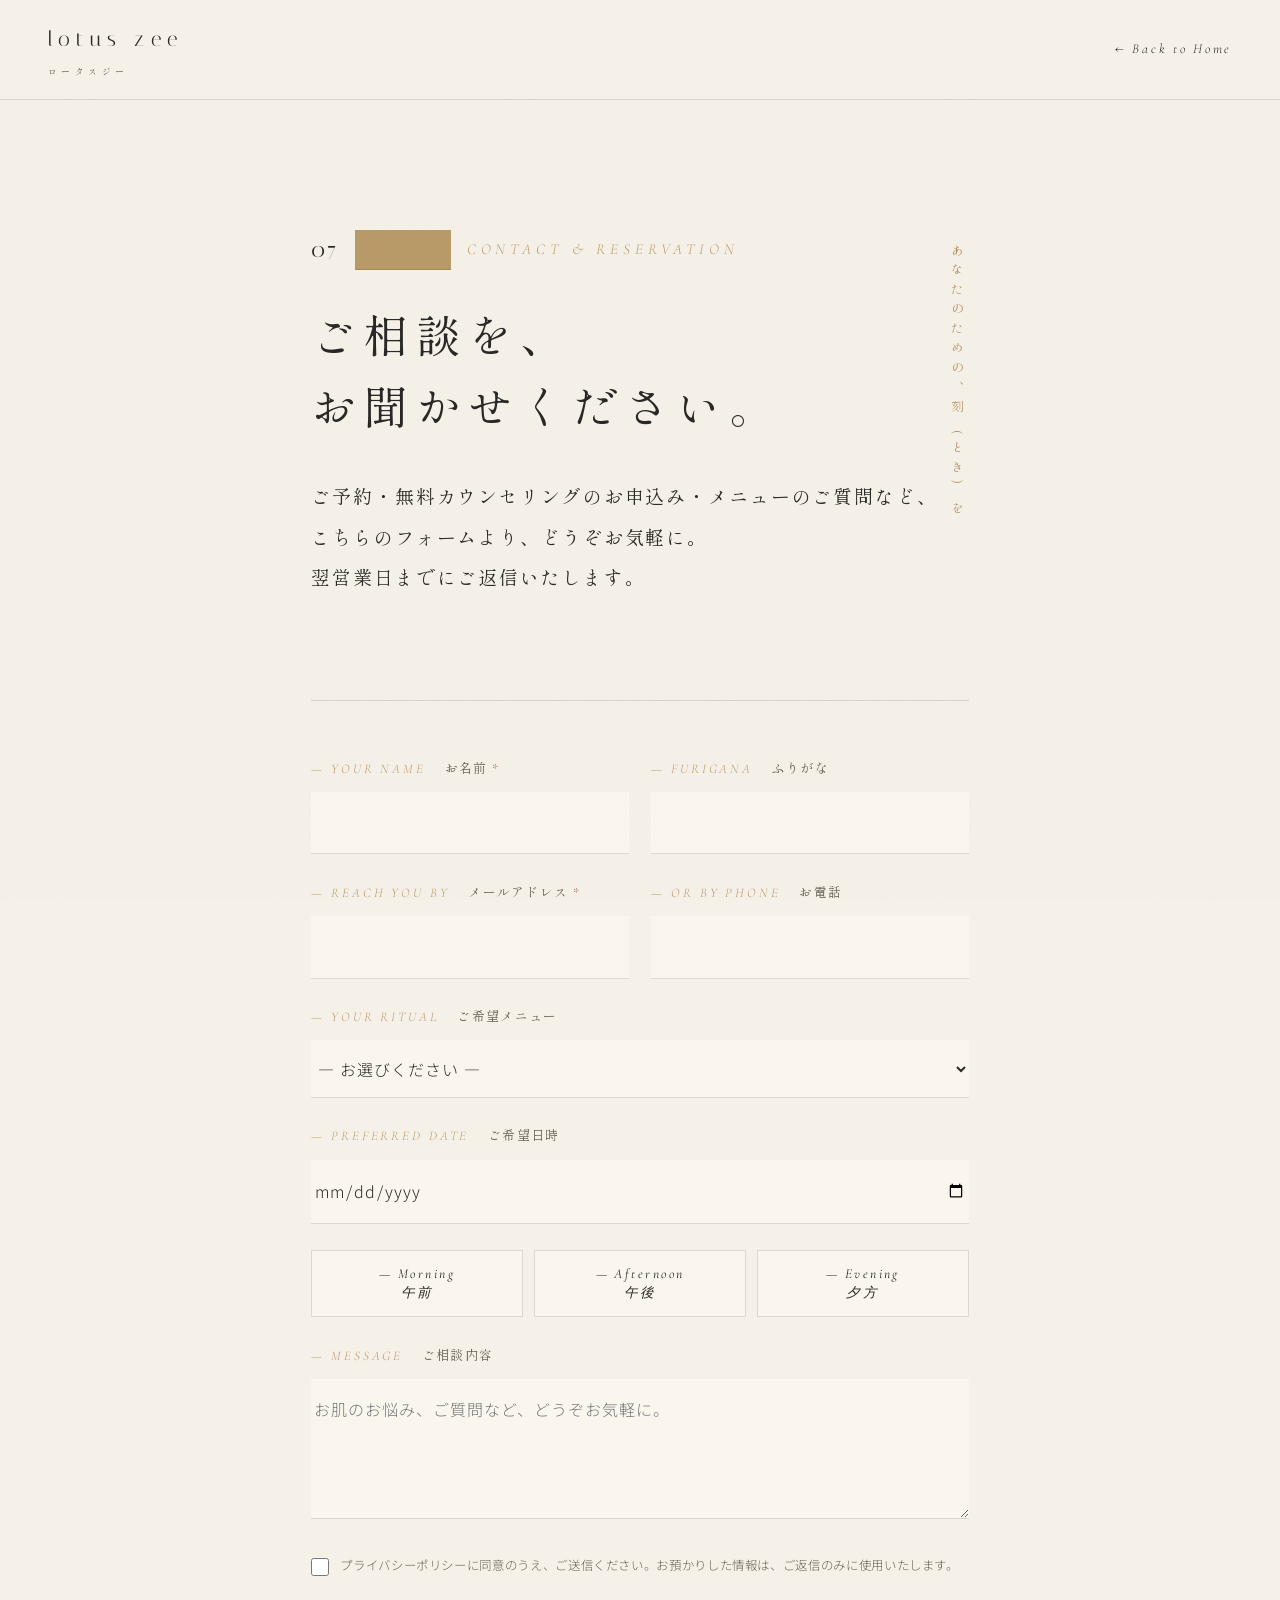
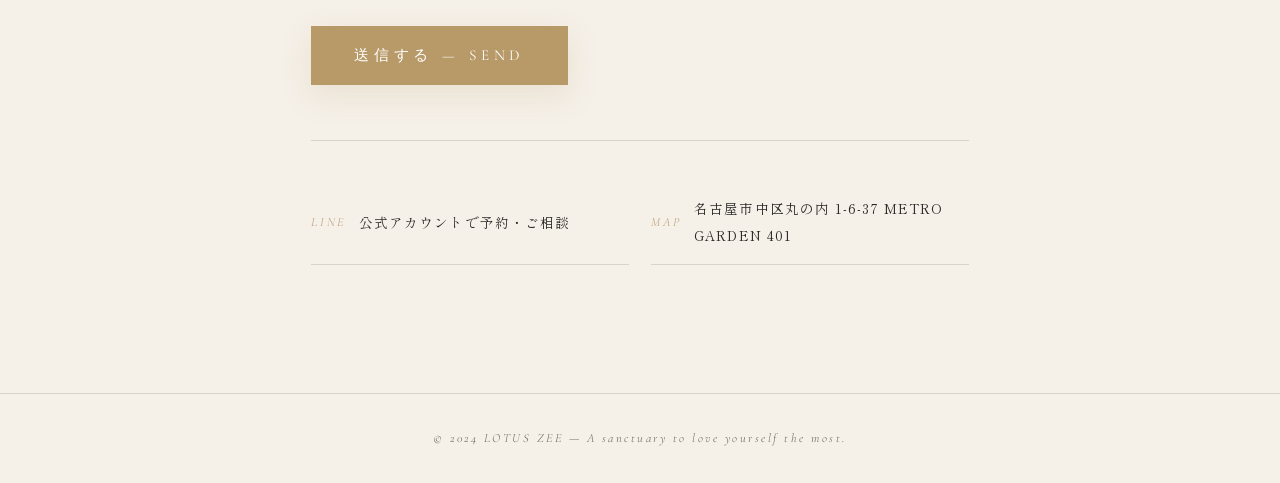
<file: contact.html>
<!DOCTYPE html>
<html lang="ja">
<head>
<meta charset="UTF-8">
<meta name="viewport" content="width=device-width, initial-scale=1.0">
<title>お問い合わせ — lotus zee</title>
<meta name="description" content="lotus zee（ロータスジー）のお問い合わせフォーム。ご予約・無料カウンセリングのご相談を承ります。">
<link rel="preconnect" href="https://fonts.googleapis.com">
<link rel="preconnect" href="https://fonts.gstatic.com" crossorigin>
<link href="https://fonts.googleapis.com/css2?family=Cormorant+Garamond:ital,wght@0,300;0,400;1,300&family=Shippori+Mincho+B1:wght@300;400;500&family=Noto+Sans+JP:wght@300;400&family=Italiana&display=swap" rel="stylesheet">
<style>
:root{
  --c-ivory:#F5F0E8;--c-paper:#FAF6EE;--c-sumi:#2A2826;--c-moss:#5C6B4F;
  --c-gold:#B89968;--c-gold-soft:#D4B98A;--c-line:rgba(42,40,38,.14);--c-mute:#6B6357;--c-text:#2D2B27;
  --f-mincho:'Shippori Mincho B1','Noto Serif JP','Yu Mincho',serif;
  --f-cormorant:'Cormorant Garamond',serif;
  --f-italiana:'Italiana',serif;
  --f-sans:'Noto Sans JP',system-ui,sans-serif;
  --ease-luxe:cubic-bezier(.77,0,.18,1);
  --pad-section:clamp(5rem,11vw,9rem);
  --pad-inline:clamp(1.2rem,4vw,4rem);
  --max-w:1320px;
  --fs-display:clamp(2.4rem,4.6vw,4.2rem);
  --fs-h2:clamp(1.9rem,3.5vw,3.1rem);
  --fs-lede:clamp(1.05rem,1vw + .65rem,1.18rem);
}
*{box-sizing:border-box;margin:0;padding:0}
body{
  background:var(--c-ivory);color:var(--c-text);
  font-family:var(--f-sans);font-weight:300;line-height:1.95;
  letter-spacing:.04em;-webkit-font-smoothing:antialiased;
  min-height:100svh;display:flex;flex-direction:column;
  position:relative;
}
body::before{
  content:"";position:fixed;inset:0;pointer-events:none;z-index:1;
  background-image:url("data:image/svg+xml;utf8,<svg xmlns='http://www.w3.org/2000/svg' width='220' height='220'><filter id='n'><feTurbulence type='fractalNoise' baseFrequency='.85' numOctaves='2' stitchTiles='stitch'/><feColorMatrix values='0 0 0 0 .2 0 0 0 0 .18 0 0 0 0 .15 0 0 0 .35 0'/></filter><rect width='100%' height='100%' filter='url(%23n)'/></svg>");
  mix-blend-mode:multiply;opacity:.035;
}
header,main,.foot{position:relative;z-index:2}
.bar{
  padding:1.2rem clamp(1.2rem,4vw,3rem);
  display:flex;justify-content:space-between;align-items:center;
  border-bottom:1px solid var(--c-line);
  background:rgba(245,240,232,.85);backdrop-filter:blur(10px);
}
.brand{font-family:var(--f-italiana);letter-spacing:.3em;font-size:1.3rem;color:var(--c-sumi);text-decoration:none}
.brand small{display:block;font-size:.55rem;letter-spacing:.5em;color:var(--c-mute);margin-top:.2rem;font-family:var(--f-mincho)}
.back{font-family:var(--f-cormorant);font-style:italic;letter-spacing:.2em;color:var(--c-sumi);text-decoration:none;font-size:.85rem}
.back:hover{color:var(--c-gold)}

main{flex:1;padding:clamp(4rem,10vw,9rem) clamp(1.2rem,4vw,4rem);max-width:760px;margin:0 auto;width:100%}
.eyebrow{
  font-family:var(--f-cormorant);font-style:italic;letter-spacing:.32em;
  color:var(--c-gold);text-transform:uppercase;font-size:.95rem;
  display:inline-flex;align-items:center;gap:1rem;
}
.eyebrow .num{font-family:var(--f-italiana);font-style:normal;color:var(--c-sumi);font-size:1.4rem;letter-spacing:.1em}
.eyebrow .bar{width:54px;height:1px;background:var(--c-gold);display:inline-block}
h1{
  font-family:var(--f-mincho);font-weight:300;
  font-size:var(--fs-h2);letter-spacing:.16em;line-height:1.6;
  color:var(--c-sumi);margin:1.6rem 0 2.2rem;
}
.lede{
  font-family:var(--f-mincho);font-weight:300;
  font-size:var(--fs-lede);letter-spacing:.1em;line-height:2.15;
  margin-bottom:3.4rem;color:var(--c-text);max-width:38em;
}
.intro-wrap{
  position:relative;padding-bottom:3rem;border-bottom:1px solid var(--c-line);margin-bottom:3.4rem;
}
.intro-wrap__tate{
  position:absolute;right:0;top:1rem;
  writing-mode:vertical-rl;
  font-family:var(--f-mincho);font-weight:300;
  font-size:.78rem;letter-spacing:.6em;color:var(--c-gold);
}
@media (max-width:760px){.intro-wrap__tate{display:none}}

form{display:grid;gap:1.6rem}
.field{display:grid;gap:.6rem}
.field label{
  font-family:var(--f-cormorant);font-style:italic;font-size:.82rem;
  letter-spacing:.22em;color:var(--c-gold);text-transform:uppercase;
}
.field label .req{color:#a44;font-style:normal;margin-left:.3rem}
.field .ja{
  display:inline-block;margin-left:.8rem;
  font-family:var(--f-mincho);font-style:normal;font-size:.8rem;letter-spacing:.1em;color:var(--c-mute);
}
input,select,textarea{
  font:inherit;color:var(--c-sumi);
  background:var(--c-paper);
  border:0;border-bottom:1px solid var(--c-line);
  padding:.95rem .2rem;
  letter-spacing:.06em;
  transition:border-color .4s, background .4s;
  width:100%;
}
input:focus,select:focus,textarea:focus{outline:0;border-bottom-color:var(--c-gold)}
.field.is-error input,.field.is-error select,.field.is-error textarea{
  border-bottom-color:#A87878;background:rgba(168,120,120,.06);
}
.field .err{
  display:none;font-size:.72rem;letter-spacing:.06em;color:#A87878;
  font-family:var(--f-mincho);margin-top:.3rem;
}
.field.is-error .err{display:block}
.consent.is-error{color:#A87878}

.chips{display:flex;gap:.7rem;flex-wrap:wrap;margin-top:1rem}
.chip{
  flex:1;min-width:120px;
  padding:.85rem 1rem;
  background:var(--c-paper);border:1px solid var(--c-line);
  font-family:var(--f-cormorant);font-style:italic;font-size:.85rem;letter-spacing:.18em;
  color:var(--c-sumi);cursor:pointer;line-height:1.4;
  transition:border-color .4s,background .4s,color .4s,transform .3s var(--ease-luxe);
}
.chip br + *{font-family:var(--f-mincho);font-style:normal}
.chip:hover{border-color:var(--c-gold-soft);transform:translateY(-1px)}
.chip.is-on{background:var(--c-sumi);color:#fff;border-color:var(--c-sumi)}
textarea{min-height:140px;resize:vertical;line-height:1.9}
.row2{display:grid;grid-template-columns:1fr 1fr;gap:1.4rem}
@media (max-width:600px){.row2{grid-template-columns:1fr}}

.consent{
  display:flex;gap:.7rem;align-items:flex-start;
  font-size:.78rem;color:var(--c-mute);line-height:1.9;
  margin-top:.6rem;
}
.consent input{width:18px;height:18px;flex:0 0 auto;margin-top:.25rem}
.consent a{color:var(--c-gold);text-decoration:none;border-bottom:1px solid currentColor}

.submit{
  margin-top:1.4rem;justify-self:start;
  position:relative;overflow:hidden;isolation:isolate;
  padding:1.15rem 2.6rem;border:1px solid var(--c-gold);background:var(--c-gold);color:#fff;
  font-family:var(--f-cormorant);letter-spacing:.32em;text-transform:uppercase;font-size:.95rem;
  cursor:pointer;
  box-shadow:0 10px 30px rgba(184,153,104,.18);
  transition:transform .4s var(--ease-luxe), box-shadow .55s var(--ease-luxe), border-color .55s;
}
.submit:hover{transform:translateY(-2px);box-shadow:0 14px 42px rgba(184,153,104,.45);border-color:var(--c-gold-soft)}

.alt{
  margin-top:3.4rem;padding-top:2.4rem;border-top:1px solid var(--c-line);
  display:grid;grid-template-columns:1fr 1fr;gap:1.4rem;
  font-family:var(--f-mincho);font-size:.85rem;letter-spacing:.08em;
}
.alt a{display:flex;align-items:center;gap:.8rem;color:var(--c-sumi);text-decoration:none;padding:1rem 0;border-bottom:1px solid var(--c-line)}
.alt a:hover{color:var(--c-gold)}
.alt .k{font-family:var(--f-cormorant);font-style:italic;letter-spacing:.22em;color:var(--c-gold);text-transform:uppercase;font-size:.78rem}
@media (max-width:600px){.alt{grid-template-columns:1fr}}

.foot{padding:2rem;text-align:center;font-family:var(--f-cormorant);font-style:italic;letter-spacing:.2em;color:var(--c-mute);font-size:.78rem;border-top:1px solid var(--c-line)}

/* ============================================
   RESPONSIVE
   ============================================ */
@media (max-width:760px){
  .bar{padding:.85rem 1.1rem}
  .brand{font-size:1.1rem;letter-spacing:.24em}
  .brand small{font-size:.5rem;letter-spacing:.4em}
  .back{font-size:.75rem;letter-spacing:.16em}
  main{padding:3.4rem 1.2rem 2.4rem}
  h1{font-size:clamp(1.5rem,5vw,2rem);letter-spacing:.14em;line-height:1.6}
  .lede{font-size:.9rem;line-height:2.1}
  .eyebrow{font-size:.78rem;letter-spacing:.26em;gap:.7rem}
  .eyebrow .num{font-size:1.1rem}
  .eyebrow .bar{width:30px;background:var(--c-gold)}
  .intro-wrap{padding-bottom:2.2rem;margin-bottom:2.6rem}
  .field label{font-size:.74rem;letter-spacing:.18em}
  .field .ja{font-size:.74rem;margin-left:.6rem}
  input,select,textarea{padding:.85rem .2rem;font-size:.92rem}
  textarea{min-height:120px}
  .chip{min-width:0;padding:.7rem .5rem;font-size:.78rem;letter-spacing:.14em}
  .submit{width:100%;text-align:center;justify-content:center;padding:1rem 1.4rem;font-size:.88rem;letter-spacing:.26em;display:flex}
  .toast__card{padding:2.2rem 1.6rem}
  .toast__title{font-size:1.3rem;letter-spacing:.14em}
  .toast__body{font-size:.85rem}
}
@media (max-width:480px){
  main{padding:2.8rem 1rem 2.2rem}
  h1{font-size:1.4rem;letter-spacing:.12em}
  .field label{font-size:.7rem}
  .chips{gap:.5rem}
  .chip{flex:1 1 0;padding:.65rem .4rem;font-size:.72rem}
}

.toast{
  display:none;position:fixed;inset:0;z-index:60;
  background:rgba(42,40,38,.55);backdrop-filter:blur(8px);
  align-items:center;justify-content:center;padding:1.4rem;
}
.toast.is-on{display:flex;animation:fadeIn .5s var(--ease-luxe) both}
@keyframes fadeIn{from{opacity:0}to{opacity:1}}
.toast__card{
  background:var(--c-paper);max-width:520px;width:100%;
  padding:clamp(2.4rem,5vw,3.6rem);text-align:center;
  border:1px solid var(--c-gold-soft);
  box-shadow:0 30px 80px rgba(42,40,38,.25);
  transform:translateY(20px);animation:rise .7s .1s var(--ease-luxe) both;
}
@keyframes rise{to{transform:none}}
.toast__eye{font-family:var(--f-cormorant);font-style:italic;letter-spacing:.32em;color:var(--c-gold);font-size:.85rem;text-transform:uppercase}
.toast__title{font-family:var(--f-mincho);font-weight:300;font-size:1.6rem;letter-spacing:.18em;line-height:1.7;color:var(--c-sumi);margin:1.4rem 0}
.toast__body{font-family:var(--f-mincho);font-size:.9rem;line-height:2.1;letter-spacing:.1em;color:var(--c-text)}
.toast__close{
  margin-top:2rem;padding:.8rem 1.8rem;
  background:transparent;border:1px solid var(--c-sumi);color:var(--c-sumi);
  font-family:var(--f-cormorant);letter-spacing:.3em;font-size:.85rem;text-transform:uppercase;cursor:pointer;
  transition:background .4s,color .4s;
}
.toast__close:hover{background:var(--c-sumi);color:#fff}

/* Line-break utilities — keep designed breaks on PC, reflow on phones */
.br-pc{display:inline}
.br-sp{display:none}
@media (max-width:760px){
  .br-pc{display:none}
  .br-sp{display:inline}
}
h1,.lede,.toast__body{
  text-wrap:pretty;
  word-break:auto-phrase;
  line-break:strict;
}
h1{text-wrap:balance}
</style>
</head>
<body>
<header class="bar">
  <a href="index.html" class="brand">lotus zee<small>ロータスジー</small></a>
  <a href="index.html" class="back">← Back to Home</a>
</header>

<main>
  <div class="intro-wrap">
    <span class="intro-wrap__tate">あなたのための、刻 (とき) を</span>
    <p class="eyebrow"><span class="num">07</span><span class="bar"></span>Contact &amp; Reservation</p>
    <h1>ご相談を、<br>お聞かせください。</h1>
    <p class="lede">ご予約・無料カウンセリングのお申込み・メニューのご質問など、<br class="br-pc">こちらのフォームより、どうぞお気軽に。<br class="br-pc">翌営業日までにご返信いたします。</p>
  </div>

  <div class="toast" id="toast" role="dialog" aria-modal="true" aria-labelledby="toastTitle">
    <div class="toast__card">
      <p class="toast__eye">— Reservation Received</p>
      <h2 class="toast__title" id="toastTitle">承りました。</h2>
      <p class="toast__body">ご送信ありがとうございました。<br class="br-pc">翌営業日までに、心を込めてご返信を差し上げます。</p>
      <button class="toast__close" type="button" id="toastClose">Close — 閉じる</button>
    </div>
  </div>

  <form id="form" novalidate>
    <div class="row2">
      <div class="field" data-field="name">
        <label>— Your Name <span class="ja">お名前</span><span class="req">*</span></label>
        <input type="text" name="name" required autocomplete="name">
        <span class="err">お名前をご入力ください</span>
      </div>
      <div class="field">
        <label>— Furigana <span class="ja">ふりがな</span></label>
        <input type="text" name="furigana" autocomplete="off">
      </div>
    </div>
    <div class="row2">
      <div class="field" data-field="email">
        <label>— Reach you by <span class="ja">メールアドレス</span><span class="req">*</span></label>
        <input type="email" name="email" required autocomplete="email">
        <span class="err">有効なメールアドレスをご入力ください</span>
      </div>
      <div class="field">
        <label>— Or by phone <span class="ja">お電話</span></label>
        <input type="tel" name="tel" autocomplete="tel">
      </div>
    </div>
    <div class="field">
      <label>— Your Ritual <span class="ja">ご希望メニュー</span></label>
      <select name="menu">
        <option value="">― お選びください ―</option>
        <option>無料カウンセリングのみ</option>
        <option>Facial Care ─ フェイシャル</option>
        <option>Body Care ─ ボディ</option>
        <option>Hair Removal Care ─ 脱毛</option>
        <option>その他・ご相談</option>
      </select>
    </div>
    <div class="field" data-field="date">
      <label>— Preferred date <span class="ja">ご希望日時</span></label>
      <input type="date" name="date" min="">
      <div class="chips" role="radiogroup" aria-label="ご希望の時間帯">
        <button type="button" class="chip" data-chip="午前 (10:30 — 12:00)">— Morning<br>午前</button>
        <button type="button" class="chip" data-chip="午後 (12:00 — 14:30)">— Afternoon<br>午後</button>
        <button type="button" class="chip" data-chip="夕方 (14:30 — 16:30)">— Evening<br>夕方</button>
      </div>
      <input type="hidden" name="timeslot" id="timeslot">
    </div>
    <div class="field">
      <label>— Message <span class="ja">ご相談内容</span></label>
      <textarea name="message" placeholder="お肌のお悩み、ご質問など、どうぞお気軽に。"></textarea>
    </div>
    <label class="consent" id="consent">
      <input type="checkbox" required>
      <span>プライバシーポリシーに同意のうえ、ご送信ください。お預かりした情報は、ご返信のみに使用いたします。</span>
    </label>
    <button class="submit" type="submit">送信する — Send</button>
  </form>

  <div class="alt">
    <a href="https://lin.ee/jr5cKD4" target="_blank" rel="noopener">
      <span class="k">LINE</span><span>公式アカウントで予約・ご相談</span>
    </a>
    <a href="https://www.google.com/maps?q=%E6%84%9B%E7%9F%A5%E7%9C%8C%E5%90%8D%E5%8F%A4%E5%B1%8B%E5%B8%82%E4%B8%AD%E5%8C%BA%E4%B8%B8%E3%81%AE%E5%86%851-6-37" target="_blank" rel="noopener">
      <span class="k">Map</span><span>名古屋市中区丸の内 1-6-37 METRO GARDEN 401</span>
    </a>
  </div>
</main>

<footer class="foot">© 2024 LOTUS ZEE — A sanctuary to love yourself the most.</footer>

<script>
const form = document.getElementById('form');
const consent = document.getElementById('consent');
const emailRe = /^[^\s@]+@[^\s@]+\.[^\s@]+$/;

const validate = () => {
  let ok = true;
  // name
  const nameField = form.querySelector('[data-field="name"]');
  if (!form.name.value.trim()) { nameField.classList.add('is-error'); ok = false; }
  else nameField.classList.remove('is-error');
  // email
  const emailField = form.querySelector('[data-field="email"]');
  if (!emailRe.test(form.email.value.trim())) { emailField.classList.add('is-error'); ok = false; }
  else emailField.classList.remove('is-error');
  // consent
  if (!consent.querySelector('input').checked) { consent.classList.add('is-error'); ok = false; }
  else consent.classList.remove('is-error');
  return ok;
};

form.addEventListener('submit', (e) => {
  e.preventDefault();
  if (!validate()) {
    const first = form.querySelector('.is-error');
    first && first.scrollIntoView({behavior:'smooth', block:'center'});
    return;
  }
  // ※ 本実装ではバックエンドへ送信 — ここではデモのため UI のみ
  const t = document.getElementById('toast');
  t.classList.add('is-on');
  form.reset();
  document.querySelectorAll('.chip.is-on').forEach(c => c.classList.remove('is-on'));
});
document.getElementById('toastClose').addEventListener('click', () => {
  document.getElementById('toast').classList.remove('is-on');
});
document.getElementById('toast').addEventListener('click', (e) => {
  if (e.target.id === 'toast') document.getElementById('toast').classList.remove('is-on');
});

// Clear error on input
form.querySelectorAll('[data-field] input, [data-field] select').forEach(el => {
  el.addEventListener('input', () => el.closest('[data-field]').classList.remove('is-error'));
});
consent.querySelector('input').addEventListener('change', () => consent.classList.remove('is-error'));

// Chip selection (single)
const chips = document.querySelectorAll('.chip');
const slot = document.getElementById('timeslot');
chips.forEach(c => c.addEventListener('click', () => {
  chips.forEach(x => x.classList.remove('is-on'));
  c.classList.add('is-on');
  slot.value = c.dataset.chip;
}));

// Set date min to today
const dateEl = form.querySelector('input[name="date"]');
if (dateEl) {
  const d = new Date(); d.setDate(d.getDate());
  dateEl.min = d.toISOString().slice(0,10);
}
</script>
</body>
</html>
</file>
